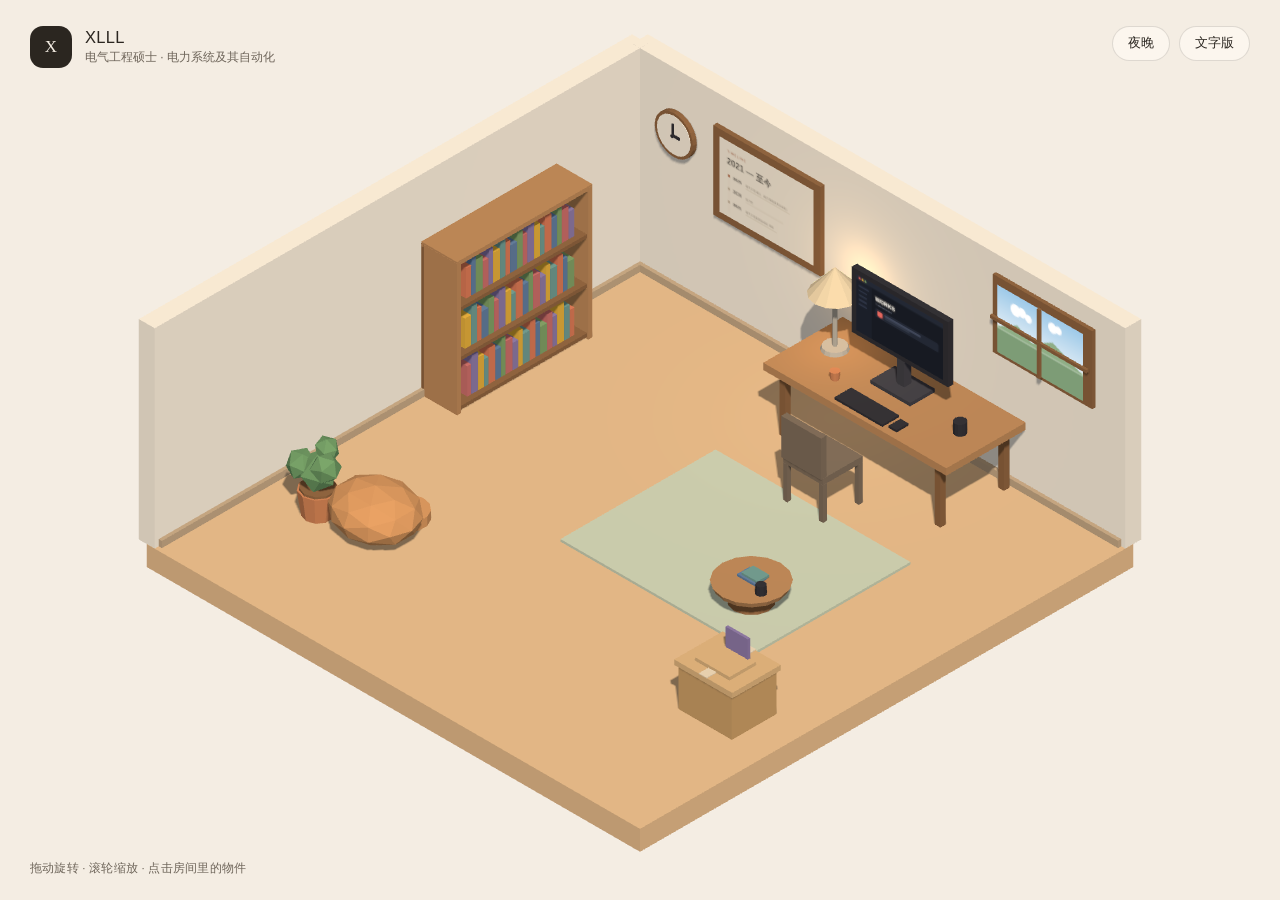
<file: index.html>
<!DOCTYPE html>
<html lang="zh-CN">
<head>
<meta charset="UTF-8">
<meta name="viewport" content="width=device-width, initial-scale=1.0">
<title>你的名字 · 房间</title>
<meta name="description" content="一个用等距 3D 房间做入口的个人主页：项目与课题、技能与工具、教育与实习经历、论文与笔记都摆在房间里。">
<link rel="stylesheet" href="./assets/css/room.css">
<script type="importmap">
{ "imports": { "three": "./assets/vendor/three.module.min.js" } }
</script>
</head>
<body>
<div id="loader"><div class="loader-bar"><span></span></div><p>正在开灯…</p></div>

<canvas id="scene"></canvas>

<header class="hud hud-tl">
  <div class="brand" id="brand">N</div>
  <div class="who">
    <h1 id="site-name">你的名字</h1>
    <p id="site-title">电气工程硕士 · 电力系统及其自动化</p>
  </div>
</header>

<nav class="hud hud-tr">
  <button id="theme-btn" title="切换白天 / 夜晚">夜晚</button>
  <a href="./site.html" class="plain-link">文字版</a>
</nav>

<div class="hud hud-bl">
  <p class="hint">拖动旋转 · 滚轮缩放 · 点击房间里的物件</p>
</div>

<aside class="panel" id="panel" aria-hidden="true" role="dialog" aria-modal="true" aria-labelledby="panel-title">
  <div class="panel-card" id="panel-card">
    <header class="panel-head">
      <div>
        <p class="kicker" id="panel-kicker"></p>
        <h2 id="panel-title"></h2>
      </div>
      <button id="panel-close" aria-label="关闭">×</button>
    </header>
    <div class="panel-body" id="panel-body"></div>
  </div>
</aside>

<div class="tip" id="tip"></div>

<script type="module" src="./assets/js/room.js"></script>
</body>
</html>
</file>
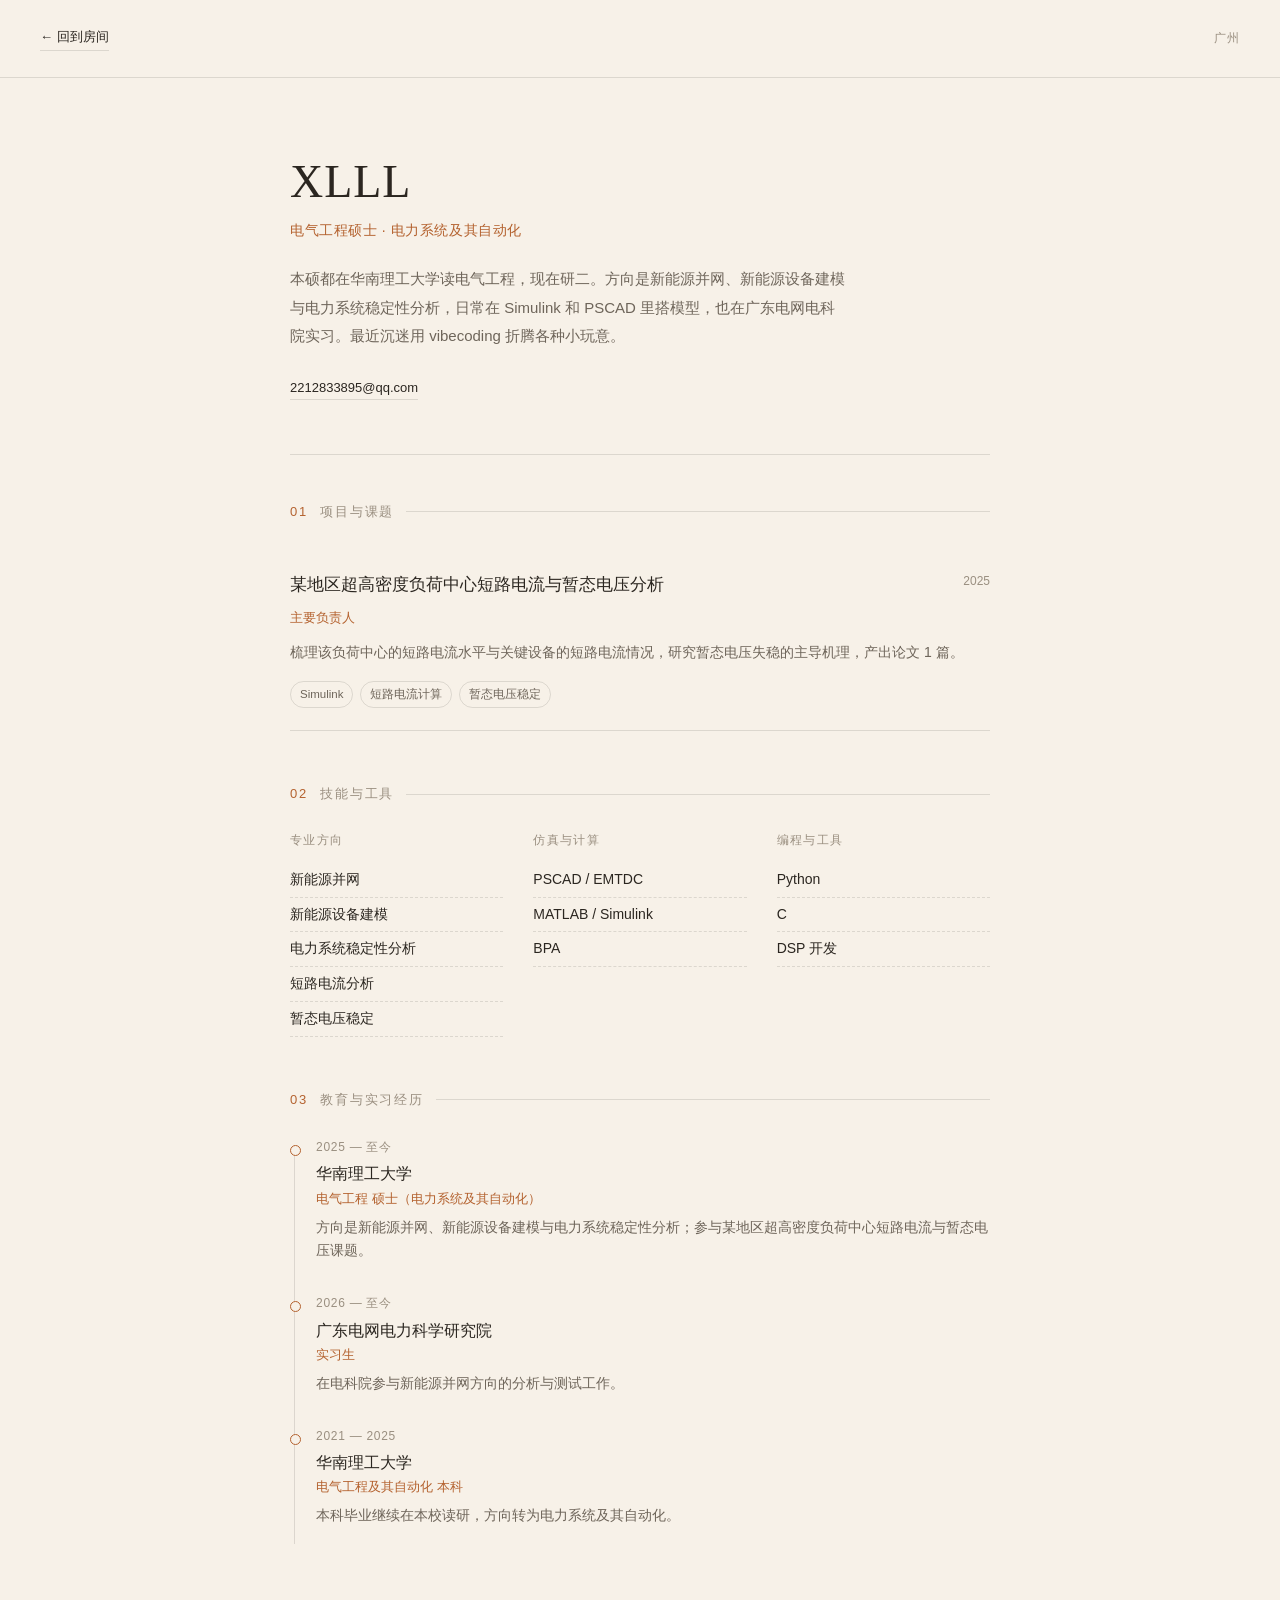
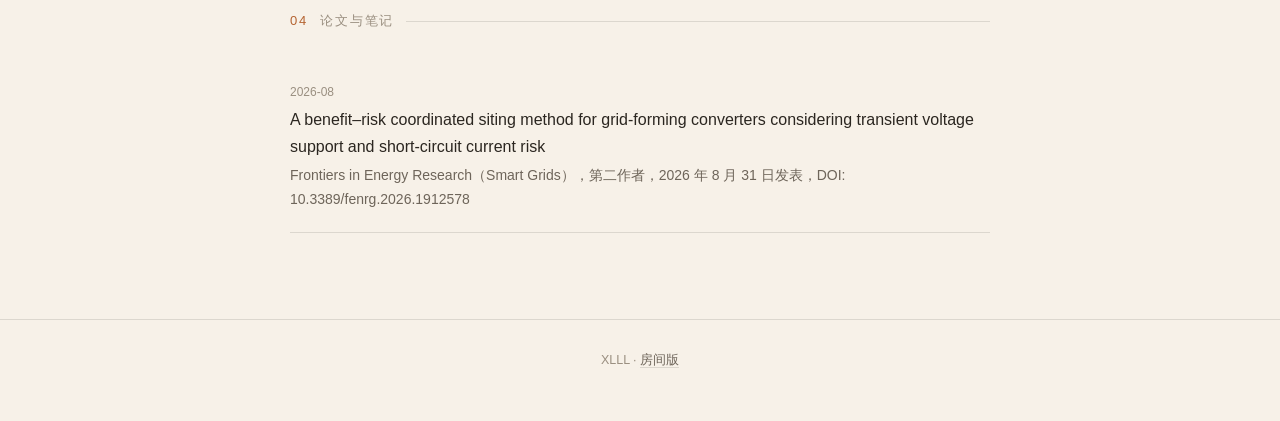
<file: site.html>
<!DOCTYPE html>
<html lang="zh-CN">
<head>
<meta charset="UTF-8">
<meta name="viewport" content="width=device-width, initial-scale=1.0">
<title>你的名字 · 文字版</title>
<meta name="description" content="电气工程硕士，电力系统及其自动化方向。项目与课题、技能与工具、教育与实习经历、论文与笔记。">
<link rel="stylesheet" href="./assets/css/site.css">
</head>
<body>

<header class="top">
  <a class="back" href="./index.html?room=1">← 回到房间</a>
  <span class="loc" id="loc"></span>
</header>

<main>
  <section class="hero">
    <h1 id="name">你的名字</h1>
    <p class="role" id="title">电气工程硕士 · 电力系统及其自动化</p>
    <p class="intro" id="intro"></p>
    <div class="meta" id="meta"></div>
  </section>

  <section>
    <h2><span>01</span>项目与课题</h2>
    <div id="projects"></div>
  </section>

  <section>
    <h2><span>02</span>技能与工具</h2>
    <div class="cols" id="skills"></div>
  </section>

  <section>
    <h2><span>03</span>教育与实习经历</h2>
    <ol class="tl" id="experience"></ol>
  </section>

  <section>
    <h2><span>04</span>论文与笔记</h2>
    <div id="posts"></div>
  </section>
</main>

<footer>
  <p id="footer"></p>
</footer>

<script src="./assets/js/site.js"></script>
</body>
</html>
</file>
<file: assets/css/room.css>
:root {
  --bg: #f4ede3;
  --ink: #2b2620;
  --ink-2: #6e655a;
  --line: rgba(43, 38, 32, 0.14);
  --line-2: rgba(43, 38, 32, 0.28);
  --card: rgba(252, 247, 239, 0.92);
  --scrim: rgba(46, 34, 22, 0.2);
  --accent: #b4622f;
  --font-sans: -apple-system, "Segoe UI", "PingFang SC", "Microsoft YaHei", sans-serif;
  --font-serif: "Iowan Old Style", Georgia, "Songti SC", "SimSun", serif;
}

[data-theme="night"] {
  --bg: #171821;
  --ink: #ede7dc;
  --ink-2: #9a948a;
  --line: rgba(237, 231, 220, 0.16);
  --line-2: rgba(237, 231, 220, 0.3);
  --card: rgba(26, 28, 38, 0.92);
  --scrim: rgba(4, 5, 9, 0.55);
  --accent: #e0a060;
}

* { box-sizing: border-box; margin: 0; padding: 0; }

html, body { height: 100%; }

body {
  background: var(--bg);
  color: var(--ink);
  font-family: var(--font-sans);
  overflow: hidden;
  transition: background 0.6s ease, color 0.4s ease;
  -webkit-font-smoothing: antialiased;
}

#scene {
  position: fixed;
  inset: 0;
  width: 100%;
  height: 100%;
  display: block;
  cursor: grab;
  outline: none;
}
#scene.dragging { cursor: grabbing; }

#loader {
  position: fixed;
  inset: 0;
  z-index: 60;
  background: var(--bg);
  display: grid;
  place-content: center;
  justify-items: center;
  gap: 18px;
  transition: opacity 0.35s ease, visibility 0.35s;
}
#loader.done { opacity: 0; visibility: hidden; }
#loader p { font-size: 12px; color: var(--ink-2); letter-spacing: 0.1em; }
.loader-bar { width: 148px; height: 2px; background: var(--line); overflow: hidden; }
.loader-bar span {
  display: block;
  height: 100%;
  width: 40%;
  background: var(--accent);
  animation: slide 1.1s ease-in-out infinite;
}
@keyframes slide {
  0% { transform: translateX(-100%); }
  100% { transform: translateX(250%); }
}

.hud { position: fixed; z-index: 5; pointer-events: none; }
.hud > * { pointer-events: auto; }

.hud-tl { top: 26px; left: 30px; display: flex; align-items: center; gap: 13px; }
.brand {
  width: 42px;
  height: 42px;
  border-radius: 13px;
  background: var(--ink);
  color: var(--bg);
  display: grid;
  place-items: center;
  font-size: 17px;
  font-weight: 500;
  font-family: var(--font-serif);
}
.who h1 { font-size: 16.5px; font-weight: 500; letter-spacing: 0.02em; }
.who p { font-size: 12px; color: var(--ink-2); margin-top: 2px; }

.hud-tr { top: 26px; right: 30px; display: flex; align-items: center; gap: 9px; }

button, .plain-link {
  font-family: inherit;
  font-size: 12.5px;
  line-height: 1;
  padding: 10px 15px;
  border-radius: 999px;
  border: 1px solid var(--line);
  background: var(--card);
  color: var(--ink);
  cursor: pointer;
  text-decoration: none;
  display: inline-block;
  backdrop-filter: blur(8px);
  transition: border-color 0.2s, transform 0.2s;
}
button:hover, .plain-link:hover { border-color: var(--line-2); transform: translateY(-1px); }

.hud-bl { bottom: 24px; left: 30px; }
.hint { font-size: 11.5px; color: var(--ink-2); letter-spacing: 0.02em; }

.panel {
  position: fixed;
  inset: 0;
  z-index: 20;
  display: grid;
  place-items: center;
  padding: 26px;
  visibility: hidden;
  pointer-events: none;
  transition: visibility 0s linear 0.42s;
}
.panel.open {
  visibility: visible;
  pointer-events: auto;
  transition: visibility 0s linear 0s;
}

.panel::before {
  content: '';
  position: absolute;
  inset: 0;
  background: var(--scrim);
  backdrop-filter: blur(7px);
  opacity: 0;
  transition: opacity 0.42s ease;
}
.panel.open::before { opacity: 1; }

.panel-card {
  position: relative;
  width: min(620px, 100%);
  max-height: min(76vh, 720px);
  display: flex;
  flex-direction: column;
  background: var(--card);
  backdrop-filter: blur(20px);
  border: 1px solid var(--line);
  border-radius: 18px;
  box-shadow: 0 34px 70px -34px rgba(38, 28, 18, 0.5);
  overflow: hidden;
  will-change: transform, opacity;
}
[data-theme="night"] .panel-card {
  box-shadow: 0 34px 70px -34px rgba(0, 0, 0, 0.75);
}

.panel-head { padding: 28px 34px 14px; }
.panel-body {
  flex: 1;
  min-height: 0;
  overflow-y: auto;
  padding: 0 34px 34px;
  overscroll-behavior: contain;
}
.panel-body::-webkit-scrollbar { width: 6px; }
.panel-body::-webkit-scrollbar-thumb { background: var(--line-2); border-radius: 3px; }

#panel-close {
  position: absolute;
  top: 16px;
  right: 16px;
  z-index: 3;
  width: 32px;
  height: 32px;
  padding: 0;
  border-radius: 50%;
  font-size: 19px;
  line-height: 1;
  display: grid;
  place-items: center;
  color: var(--ink-2);
  transition: background 0.2s, color 0.2s;
}
#panel-close:hover { background: var(--line); color: var(--ink); }

.kicker {
  font-size: 11px;
  letter-spacing: 0.16em;
  color: var(--accent);
  margin-bottom: 8px;
}
.panel-head h2 {
  font-family: var(--font-serif);
  font-size: 25px;
  font-weight: 500;
  letter-spacing: 0.01em;
  margin-bottom: 6px;
  padding-right: 30px;
}
.lede { font-size: 13px; line-height: 1.8; color: var(--ink-2); margin: 12px 0 26px; }

.proj { padding: 18px 0; border-top: 1px solid var(--line); }
.proj-top { display: flex; justify-content: space-between; align-items: baseline; gap: 12px; }
.proj h3 { font-size: 14.5px; font-weight: 500; }
.proj .year { font-size: 11.5px; color: var(--ink-2); font-variant-numeric: tabular-nums; }
.proj .role { font-size: 11.5px; color: var(--ink-2); margin-top: 3px; }
.proj p.body { font-size: 13px; line-height: 1.75; color: var(--ink-2); margin-top: 9px; }
.proj a.more { font-size: 12px; color: var(--accent); text-decoration: none; display: inline-block; margin-top: 9px; }
.proj a.more:hover { text-decoration: underline; }

.tags { display: flex; flex-wrap: wrap; gap: 6px; margin-top: 11px; }
.tag {
  font-size: 11px;
  padding: 4px 9px;
  border: 1px solid var(--line);
  border-radius: 999px;
  color: var(--ink-2);
}

.skill-group { margin-bottom: 20px; }
.skill-group h3 {
  font-size: 11px;
  letter-spacing: 0.14em;
  color: var(--ink-2);
  font-weight: 400;
  margin-bottom: 10px;
}
.skill-items { display: flex; flex-wrap: wrap; gap: 7px; }
.skill-items span {
  font-size: 12.5px;
  padding: 7px 12px;
  border-radius: 8px;
  background: var(--line);
  color: var(--ink);
}

.tl { list-style: none; position: relative; padding-left: 17px; }
.tl::before {
  content: "";
  position: absolute;
  left: 1px;
  top: 7px;
  bottom: 10px;
  width: 1px;
  background: var(--line);
}
.tl li { position: relative; padding-bottom: 24px; }
.tl li::before {
  content: "";
  position: absolute;
  left: -17px;
  top: 6px;
  width: 7px;
  height: 7px;
  border-radius: 50%;
  background: var(--accent);
}
.tl .period { font-size: 11.5px; color: var(--ink-2); letter-spacing: 0.06em; }
.tl h3 { font-size: 14px; font-weight: 500; margin-top: 4px; }
.tl .role { font-size: 12px; color: var(--ink-2); margin-top: 2px; }
.tl .body { font-size: 12.5px; line-height: 1.7; color: var(--ink-2); margin-top: 7px; }

.post {
  display: block;
  padding: 15px 0;
  border-top: 1px solid var(--line);
  text-decoration: none;
  color: inherit;
}
.post:hover h3 { color: var(--accent); }
.post .date { font-size: 11.5px; color: var(--ink-2); font-variant-numeric: tabular-nums; }
.post h3 { font-size: 14px; font-weight: 500; margin-top: 4px; transition: color 0.2s; }
.post p { font-size: 12.5px; line-height: 1.7; color: var(--ink-2); margin-top: 5px; }

.contact-row { display: flex; gap: 9px; flex-wrap: wrap; margin-top: 22px; }

.tip {
  position: fixed;
  top: 0;
  left: 0;
  z-index: 15;
  pointer-events: none;
  padding: 5px 10px;
  border-radius: 8px;
  background: var(--ink);
  color: var(--bg);
  font-size: 11.5px;
  white-space: nowrap;
  opacity: 0;
  transition: opacity 0.18s;
  transform: translate(-50%, -160%);
}
.tip.on { opacity: 1; }

@media (max-width: 760px) {
  .hud-tl { top: 18px; left: 18px; }
  .hud-tr { top: 18px; right: 18px; }
  .hud-bl { display: none; }
  .panel { padding: 16px; }
  .panel-card { max-height: 82vh; }
  .panel-head { padding: 24px 22px 12px; }
  .panel-body { padding: 0 22px 26px; }
}
</file>
<file: assets/css/site.css>
:root {
  --bg: #f7f1e8;
  --ink: #2b2620;
  --ink-2: #6e655a;
  --ink-3: #9a8f80;
  --line: rgba(43, 38, 32, 0.13);
  --accent: #b4622f;
  --font-sans: -apple-system, "Segoe UI", "PingFang SC", "Microsoft YaHei", sans-serif;
  --font-serif: "Iowan Old Style", Georgia, "Songti SC", "SimSun", serif;
}

* { box-sizing: border-box; margin: 0; padding: 0; }

body {
  background: var(--bg);
  color: var(--ink);
  font-family: var(--font-sans);
  line-height: 1.7;
  -webkit-font-smoothing: antialiased;
}

.top {
  display: flex;
  justify-content: space-between;
  align-items: center;
  padding: 26px 40px;
  border-bottom: 1px solid var(--line);
  font-size: 13px;
}
.back {
  color: var(--ink);
  text-decoration: none;
  border-bottom: 1px solid var(--line);
  padding-bottom: 2px;
  transition: border-color 0.2s, color 0.2s;
}
.back:hover { color: var(--accent); border-color: var(--accent); }
.loc { color: var(--ink-3); font-size: 12px; letter-spacing: 0.08em; }

main { max-width: 780px; margin: 0 auto; padding: 0 40px 80px; }

.hero { padding: 76px 0 54px; border-bottom: 1px solid var(--line); }
.hero h1 {
  font-family: var(--font-serif);
  font-size: 46px;
  font-weight: 500;
  letter-spacing: 0.02em;
  line-height: 1.2;
}
.hero .role { font-size: 14px; color: var(--accent); margin-top: 10px; letter-spacing: 0.04em; }
.hero .intro { font-size: 15px; color: var(--ink-2); margin-top: 22px; max-width: 560px; line-height: 1.9; }
.meta { display: flex; gap: 20px; flex-wrap: wrap; margin-top: 26px; font-size: 13px; }
.meta a { color: var(--ink); text-decoration: none; border-bottom: 1px solid var(--line); }
.meta a:hover { color: var(--accent); border-color: var(--accent); }
.meta span { color: var(--ink-3); }

section { padding: 46px 0 6px; }
h2 {
  font-size: 13px;
  font-weight: 400;
  color: var(--ink-3);
  letter-spacing: 0.14em;
  margin-bottom: 26px;
  display: flex;
  align-items: center;
  gap: 12px;
}
h2 span { font-variant-numeric: tabular-nums; color: var(--accent); }
h2::after { content: ""; flex: 1; height: 1px; background: var(--line); }

.proj {
  padding: 22px 0;
  border-bottom: 1px solid var(--line);
  display: grid;
  grid-template-columns: 1fr auto;
  gap: 8px 24px;
}
.proj h3 { font-size: 17px; font-weight: 500; }
.proj .year { font-size: 12px; color: var(--ink-3); font-variant-numeric: tabular-nums; }
.proj .role { font-size: 12.5px; color: var(--accent); }
.proj p.body { font-size: 14px; color: var(--ink-2); grid-column: 1 / -1; margin-top: 4px; }
.proj .tags { grid-column: 1 / -1; display: flex; gap: 7px; flex-wrap: wrap; margin-top: 8px; }
.proj .tag {
  font-size: 11.5px;
  padding: 3px 9px;
  border: 1px solid var(--line);
  border-radius: 999px;
  color: var(--ink-2);
}
.proj a.more { grid-column: 1 / -1; font-size: 12.5px; color: var(--accent); text-decoration: none; margin-top: 6px; }

.cols {
  display: grid;
  grid-template-columns: repeat(auto-fit, minmax(250px, 1fr));
  gap: 30px;
}
.skill-group h3 {
  font-size: 11.5px;
  font-weight: 400;
  color: var(--ink-3);
  letter-spacing: 0.12em;
  margin-bottom: 12px;
}
.skill-group ul { list-style: none; }
.skill-group li { font-size: 14px; padding: 5px 0; border-bottom: 1px dashed var(--line); }

.tl { list-style: none; position: relative; padding-left: 26px; }
.tl::before {
  content: "";
  position: absolute;
  left: 4px;
  top: 8px;
  bottom: 14px;
  width: 1px;
  background: var(--line);
}
.tl li { position: relative; padding-bottom: 30px; }
.tl li::before {
  content: "";
  position: absolute;
  left: -26px;
  top: 8px;
  width: 9px;
  height: 9px;
  border-radius: 50%;
  background: var(--bg);
  border: 1.5px solid var(--accent);
}
.tl .period { font-size: 12px; color: var(--ink-3); letter-spacing: 0.06em; }
.tl h3 { font-size: 16px; font-weight: 500; margin-top: 3px; }
.tl .role { font-size: 13px; color: var(--accent); }
.tl .body { font-size: 14px; color: var(--ink-2); margin-top: 6px; }

.post {
  display: block;
  padding: 20px 0;
  border-bottom: 1px solid var(--line);
  text-decoration: none;
  color: inherit;
}
.post:hover h3 { color: var(--accent); }
.post .date { font-size: 12px; color: var(--ink-3); font-variant-numeric: tabular-nums; }
.post h3 { font-size: 16px; font-weight: 500; margin-top: 3px; transition: color 0.2s; }
.post p { font-size: 14px; color: var(--ink-2); margin-top: 4px; }

footer {
  border-top: 1px solid var(--line);
  padding: 30px 40px 50px;
  text-align: center;
  font-size: 12.5px;
  color: var(--ink-3);
}
footer a { color: var(--ink-2); text-decoration: none; border-bottom: 1px solid var(--line); }

@media (min-width: 780px) {
  .cols:has(> :nth-child(3):last-child) {
    grid-template-columns: repeat(3, minmax(0, 1fr));
  }
}

@media (max-width: 640px) {
  .top { padding: 18px 22px; }
  main { padding: 0 22px 60px; }
  .hero { padding: 46px 0 36px; }
  .hero h1 { font-size: 34px; }
  .proj { grid-template-columns: 1fr; }
  .proj .year { justify-self: start; }
}
</file>
